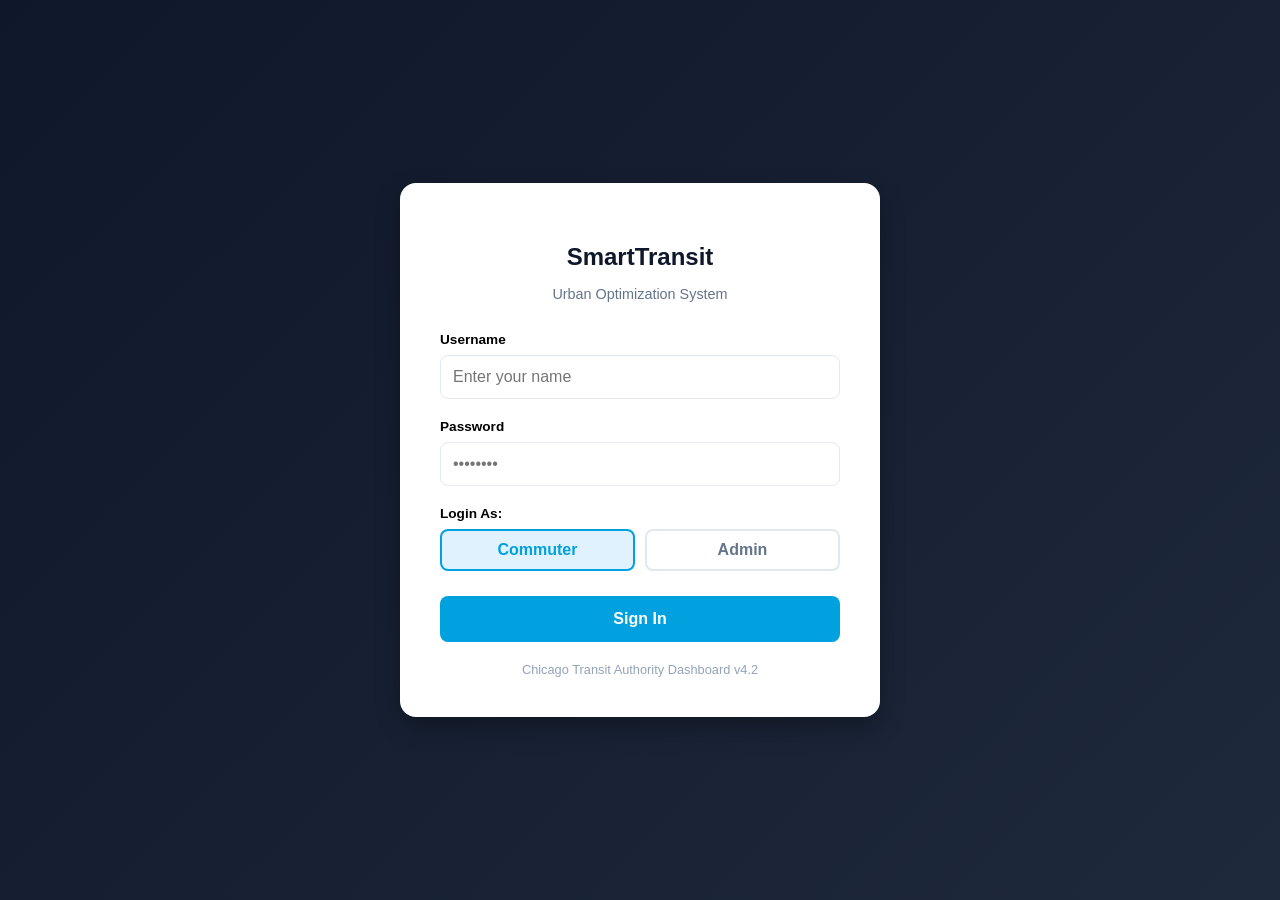
<file: mini project/FRONTEND/login.html>
<!DOCTYPE html>
<html lang="en">
<head>
    <meta charset="UTF-8">
    <meta name="viewport" content="width=device-width, initial-scale=1.0">
    <title>Login | SmartTransit Chicago</title>
    <style>
        :root { --primary: #00a1de; --dark: #0f172a; --bg: #f1f5f9; }
        body { 
            font-family: 'Segoe UI', sans-serif; 
            background: linear-gradient(135deg, #0f172a 0%, #1e293b 100%);
            margin: 0; display: flex; align-items: center; justify-content: center; height: 100vh;
        }

        .login-card {
            background: white; padding: 40px; border-radius: 16px;
            box-shadow: 0 10px 25px rgba(0,0,0,0.3); width: 100%; max-width: 400px;
            text-align: center;
        }

        .login-card h2 { color: var(--dark); margin-bottom: 10px; }
        .login-card p { color: #64748b; font-size: 0.9rem; margin-bottom: 30px; }

        .input-group { text-align: left; margin-bottom: 20px; }
        .input-group label { display: block; margin-bottom: 8px; font-weight: 600; font-size: 0.85rem; }
        .input-group input, .input-group select {
            width: 100%; padding: 12px; border: 1px solid #e2e8f0;
            border-radius: 8px; box-sizing: border-box; font-size: 1rem;
        }

        .role-selector {
            display: flex; gap: 10px; margin-bottom: 25px;
        }

        .role-option {
            flex: 1; padding: 10px; border: 2px solid #e2e8f0;
            border-radius: 8px; cursor: pointer; font-weight: bold;
            transition: 0.3s; color: #64748b;
        }

        .role-option.selected {
            border-color: var(--primary); background: #e0f2fe; color: var(--primary);
        }

        .btn-login {
            width: 100%; padding: 14px; background: var(--primary);
            color: white; border: none; border-radius: 8px;
            font-weight: bold; font-size: 1rem; cursor: pointer; transition: 0.2s;
        }

        .btn-login:hover { background: #0081b3; transform: translateY(-1px); }
        
        .footer-link { margin-top: 20px; font-size: 0.8rem; color: #94a3b8; }
    </style>
</head>
<body>

    <div class="login-card">
        <h2>SmartTransit</h2>
        <p>Urban Optimization System</p>

        <form id="loginForm">
            <div class="input-group">
                <label>Username</label>
                <input type="text" id="username" placeholder="Enter your name" required>
            </div>

            <div class="input-group">
                <label>Password</label>
                <input type="password" id="password" placeholder="••••••••" required>
            </div>

            <label style="display:block; text-align:left; margin-bottom:8px; font-weight:600; font-size:0.85rem;">Login As:</label>
            <div class="role-selector">
                <div class="role-option selected" id="opt-user" onclick="selectRole('user')">Commuter</div>
                <div class="role-option" id="opt-admin" onclick="selectRole('admin')">Admin</div>
            </div>

            <button type="submit" class="btn-login">Sign In</button>
        </form>

        <div class="footer-link">
            Chicago Transit Authority Dashboard v4.2
        </div>
    </div>

    <script>
        let selectedRole = 'user';

        function selectRole(role) {
            selectedRole = role;
            document.getElementById('opt-user').classList.toggle('selected', role === 'user');
            document.getElementById('opt-admin').classList.toggle('selected', role === 'admin');
        }

        document.getElementById('loginForm').addEventListener('submit', function(e) {
            e.preventDefault();
            
            const user = document.getElementById('username').value;
            
            // Simulation Logic: 
            // In a real project, you would send this to FastAPI (main.py) for verification.
            if (selectedRole === 'admin') {
                console.log("Redirecting to Admin Dashboard...");
                window.location.href = "admin_dash.html";
            } else {
                console.log("Redirecting to User Dashboard...");
                window.location.href = "user_dashboard.html";
            }
        });
    </script>
</body>
</html>
</file>
